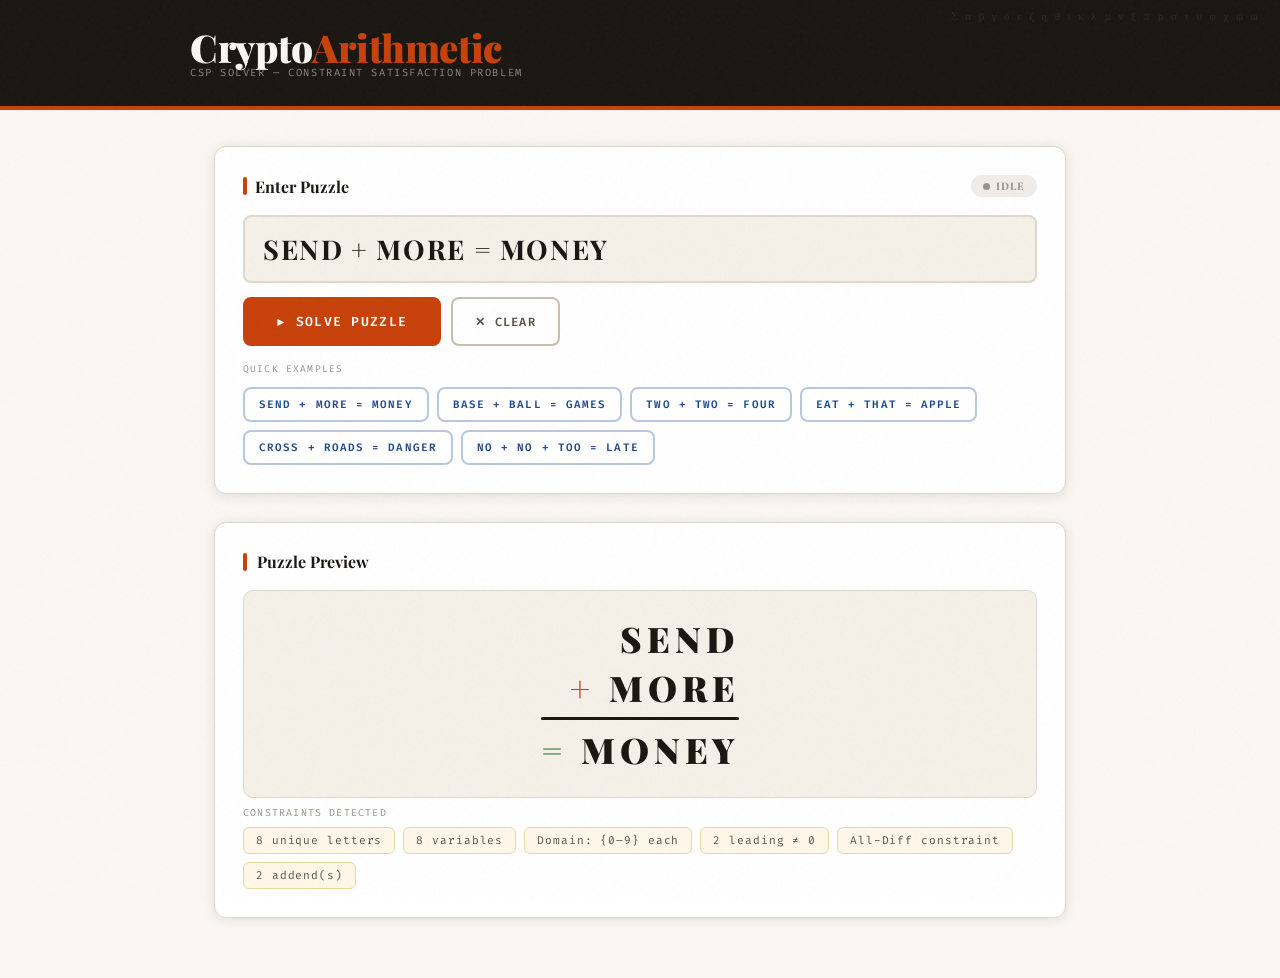
<file: index.html>
<!DOCTYPE html>
<html lang="en">
<head>
<meta charset="UTF-8"/>
<meta name="viewport" content="width=device-width, initial-scale=1.0"/>
<title>Cryptarithmetic CSP Solver</title>
<link href="https://fonts.googleapis.com/css2?family=Playfair+Display:wght@700;900&family=Fira+Code:wght@300;400;500;600&display=swap" rel="stylesheet"/>
<style>
:root {
  --bg:        #faf7f2;
  --surface:   #ffffff;
  --surface2:  #f5f0e8;
  --ink:       #1a1612;
  --ink2:      #5a5248;
  --ink3:      #9a9088;
  --accent:    #c8410a;
  --accent2:   #2a6e3f;
  --accent3:   #1e4a8c;
  --border:    #e0d8cc;
  --border2:   #c8bfb0;
  --shadow:    rgba(26,22,18,0.10);
  --highlight: #fff8e8;
}

*,*::before,*::after{box-sizing:border-box;margin:0;padding:0;}

html { scroll-behavior: smooth; }

body {
  background: var(--bg);
  color: var(--ink);
  font-family: 'Fira Code', monospace;
  min-height: 100vh;
  overflow-x: hidden;
}

/* ── Grain texture overlay ── */
body::before {
  content:'';
  position:fixed;inset:0;
  background-image: url("data:image/svg+xml,%3Csvg viewBox='0 0 256 256' xmlns='http://www.w3.org/2000/svg'%3E%3Cfilter id='noise'%3E%3CfeTurbulence type='fractalNoise' baseFrequency='0.9' numOctaves='4' stitchTiles='stitch'/%3E%3C/filter%3E%3Crect width='100%25' height='100%25' filter='url(%23noise)' opacity='0.04'/%3E%3C/svg%3E");
  pointer-events:none;z-index:999;opacity:0.6;
}

/* ── Header1 ── */
header {
  background: var(--ink);
  color: var(--bg);
  padding: 28px 40px 24px;
  border-bottom: 4px solid var(--accent);
  position: relative;
  overflow: hidden;
}

header::after {
  content: '∑ α β γ δ ε ζ η θ ι κ λ μ ν ξ π ρ σ τ υ φ χ ψ ω';
  position: absolute;
  top: 8px; right: 20px;
  font-size: 0.7rem;
  opacity: 0.08;
  letter-spacing: 0.2em;
  font-family: 'Playfair Display', serif;
  white-space: nowrap;
}

.header-inner {
  max-width: 900px;
  margin: 0 auto;
  display: flex;
  align-items: flex-end;
  gap: 20px;
  flex-wrap: wrap;
}

h1 {
  font-family: 'Playfair Display', serif;
  font-size: clamp(1.6rem, 4vw, 2.4rem);
  font-weight: 900;
  letter-spacing: -0.01em;
  line-height: 1;
}

h1 span { color: var(--accent); }

.subtitle {
  font-size: 0.65rem;
  opacity: 0.5;
  letter-spacing: 0.15em;
  text-transform: uppercase;
  padding-bottom: 3px;
}

/* ── Main layout ── */
main {
  max-width: 900px;
  margin: 0 auto;
  padding: 36px 24px 60px;
  display: flex;
  flex-direction: column;
  gap: 28px;
}

/* ── Card ── */
.card {
  background: var(--surface);
  border: 1px solid var(--border);
  border-radius: 12px;
  padding: 28px;
  box-shadow: 0 2px 12px var(--shadow);
}

.card-title {
  font-family: 'Playfair Display', serif;
  font-size: 1rem;
  font-weight: 700;
  color: var(--ink);
  margin-bottom: 18px;
  display: flex;
  align-items: center;
  gap: 10px;
}

.card-title::before {
  content: '';
  display: inline-block;
  width: 4px; height: 18px;
  background: var(--accent);
  border-radius: 2px;
}

/* ── Input area ── */
.puzzle-input-wrap {
  display: flex;
  gap: 12px;
  align-items: stretch;
  flex-wrap: wrap;
}

.puzzle-input {
  flex: 1;
  min-width: 200px;
  background: var(--surface2);
  border: 2px solid var(--border);
  border-radius: 8px;
  font-family: 'Playfair Display', serif;
  font-size: clamp(1.2rem, 3vw, 1.7rem);
  font-weight: 700;
  color: var(--ink);
  padding: 14px 18px;
  letter-spacing: 0.06em;
  text-transform: uppercase;
  outline: none;
  transition: border-color 0.2s, box-shadow 0.2s;
}

.puzzle-input:focus {
  border-color: var(--accent);
  box-shadow: 0 0 0 3px rgba(200,65,10,0.12);
}

.puzzle-input::placeholder {
  color: var(--ink3);
  font-size: 1.1rem;
  letter-spacing: 0.04em;
}

/* ── Buttons ── */
.btn-row {
  display: flex;
  gap: 10px;
  flex-wrap: wrap;
}

.btn {
  font-family: 'Fira Code', monospace;
  font-size: 0.75rem;
  font-weight: 600;
  letter-spacing: 0.1em;
  text-transform: uppercase;
  padding: 12px 22px;
  border-radius: 8px;
  border: 2px solid;
  cursor: pointer;
  background: transparent;
  transition: all 0.18s;
  white-space: nowrap;
}

.btn-solve {
  background: var(--accent);
  border-color: var(--accent);
  color: #fff;
  font-size: 0.82rem;
  padding: 14px 32px;
}
.btn-solve:hover { background: #a03308; border-color: #a03308; transform: translateY(-1px); box-shadow: 0 4px 16px rgba(200,65,10,0.3); }
.btn-solve:disabled { opacity: 0.5; cursor: not-allowed; transform: none; box-shadow: none; }

.btn-outline {
  color: var(--ink2);
  border-color: var(--border2);
}
.btn-outline:hover { border-color: var(--ink2); color: var(--ink); background: var(--surface2); }

.btn-preset {
  color: var(--accent3);
  border-color: #b8c8e0;
  font-size: 0.68rem;
  padding: 8px 14px;
}
.btn-preset:hover { background: #eef3f9; border-color: var(--accent3); }

/* ── Preset examples ── */
.presets {
  display: flex;
  flex-wrap: wrap;
  gap: 8px;
  margin-top: 12px;
}

.preset-label {
  font-size: 0.6rem;
  letter-spacing: 0.12em;
  text-transform: uppercase;
  color: var(--ink3);
  width: 100%;
  margin-bottom: 2px;
}

/* ── Puzzle display ── */
.puzzle-display {
  text-align: center;
  padding: 24px 20px;
  background: var(--surface2);
  border-radius: 10px;
  border: 1px solid var(--border);
  margin-bottom: 8px;
  min-height: 80px;
  display: flex;
  flex-direction: column;
  justify-content: center;
  gap: 6px;
}

.puzzle-words {
  font-family: 'Playfair Display', serif;
  font-size: clamp(1.4rem, 5vw, 2.2rem);
  font-weight: 900;
  color: var(--ink);
  letter-spacing: 0.12em;
  display: flex;
  flex-direction: column;
  align-items: flex-end;
  gap: 2px;
  width: fit-content;
  margin: 0 auto;
}

.puzzle-row {
  display: flex;
  align-items: center;
  gap: 14px;
}

.puzzle-op {
  color: var(--accent);
  min-width: 20px;
  text-align: right;
}

.puzzle-word { letter-spacing: 0.14em; }

.puzzle-divider {
  width: 100%;
  height: 3px;
  background: var(--ink);
  border-radius: 2px;
  margin: 4px 0;
}

.puzzle-result-row {
  display: flex;
  align-items: center;
  gap: 14px;
}

.puzzle-eq { color: var(--accent2); min-width: 20px; }

/* ── Solved letter chips ── */
.solved-word .letter {
  display: inline-block;
  position: relative;
  transition: color 0.3s;
}
.solved-word .letter.mapped { color: var(--accent3); }

/* ── Constraint section ── */
.constraint-list {
  display: flex;
  flex-wrap: wrap;
  gap: 8px;
  margin-top: 6px;
}

.constraint-chip {
  background: var(--highlight);
  border: 1px solid #e8d8a0;
  border-radius: 6px;
  padding: 5px 12px;
  font-size: 0.7rem;
  color: var(--ink2);
  letter-spacing: 0.08em;
}

/* ── Progress bar ── */
.progress-wrap {
  margin-top: 14px;
  display: none;
}
.progress-wrap.show { display: block; }

.progress-label {
  font-size: 0.62rem;
  letter-spacing: 0.12em;
  text-transform: uppercase;
  color: var(--ink3);
  margin-bottom: 6px;
  display: flex;
  justify-content: space-between;
}

.progress-bar {
  height: 6px;
  background: var(--border);
  border-radius: 3px;
  overflow: hidden;
}

.progress-fill {
  height: 100%;
  background: var(--accent);
  border-radius: 3px;
  width: 0%;
  transition: width 0.3s ease;
}

/* ── Trace log ── */
.trace-log {
  background: var(--ink);
  border-radius: 10px;
  padding: 18px 20px;
  max-height: 200px;
  overflow-y: auto;
  font-size: 0.68rem;
  line-height: 1.9;
  color: #a0b080;
}
.trace-log::-webkit-scrollbar { width: 4px; }
.trace-log::-webkit-scrollbar-thumb { background: #404040; border-radius: 2px; }

.tl { color: #a0b080; }
.tl-try   { color: #c0a060; }
.tl-fail  { color: #c06060; }
.tl-ok    { color: #60c080; font-weight: 600; }
.tl-info  { color: #6090c0; }
.tl-head  { color: #ffffff; font-weight: 600; }

/* ── Result ── */
.result-area {
  display: none;
}
.result-area.show { display: block; }

.result-banner {
  padding: 18px 24px;
  border-radius: 10px;
  margin-bottom: 20px;
  display: flex;
  align-items: center;
  gap: 16px;
}
.result-banner.success {
  background: #edf7f0;
  border: 2px solid var(--accent2);
}
.result-banner.failure {
  background: #fdf0ee;
  border: 2px solid var(--accent);
}

.result-icon { font-size: 1.8rem; }
.result-text h3 {
  font-family: 'Playfair Display', serif;
  font-size: 1.1rem;
  margin-bottom: 3px;
}
.result-text p { font-size: 0.7rem; color: var(--ink2); }

/* ── Mapping grid ── */
.mapping-grid {
  display: grid;
  grid-template-columns: repeat(auto-fill, minmax(80px, 1fr));
  gap: 10px;
  margin-bottom: 20px;
}

.map-card {
  background: var(--surface2);
  border: 1px solid var(--border);
  border-radius: 8px;
  padding: 12px 8px;
  text-align: center;
  position: relative;
  overflow: hidden;
  animation: popIn 0.35s cubic-bezier(0.34,1.56,0.64,1) both;
}

@keyframes popIn {
  from { opacity:0; transform:scale(0.7); }
  to   { opacity:1; transform:scale(1); }
}

.map-card::before {
  content:'';
  position:absolute;
  top:0;left:0;right:0;
  height:3px;
  background: var(--accent);
}

.map-letter {
  font-family: 'Playfair Display', serif;
  font-size: 1.5rem;
  font-weight: 900;
  color: var(--accent);
  line-height: 1;
}

.map-arrow { font-size: 0.7rem; color: var(--ink3); margin: 2px 0; }

.map-digit {
  font-size: 1.4rem;
  font-weight: 700;
  color: var(--accent3);
  font-family: 'Playfair Display', serif;
}

/* ── Equation verification ── */
.equation-verify {
  background: var(--ink);
  color: #e0e8d0;
  border-radius: 10px;
  padding: 20px 24px;
  text-align: center;
}

.eq-line {
  font-family: 'Playfair Display', serif;
  font-size: clamp(1rem, 3vw, 1.6rem);
  font-weight: 700;
  letter-spacing: 0.1em;
  margin-bottom: 8px;
}

.eq-word { color: #c0b890; }
.eq-digit { color: #60c080; }
.eq-op { color: #c08050; margin: 0 8px; }
.eq-result { color: #6090ff; }
.eq-check { color: #60c080; font-size: 1.3rem; margin-left: 12px; }

.eq-numeric {
  font-size: clamp(0.9rem, 2.5vw, 1.2rem);
  color: #708090;
  margin-top: 4px;
}

/* ── CSP info box ── */
.info-grid {
  display: grid;
  grid-template-columns: repeat(auto-fill, minmax(200px, 1fr));
  gap: 14px;
}

.info-cell {
  background: var(--surface2);
  border: 1px solid var(--border);
  border-radius: 8px;
  padding: 14px 16px;
}

.info-cell-label {
  font-size: 0.58rem;
  letter-spacing: 0.14em;
  text-transform: uppercase;
  color: var(--ink3);
  margin-bottom: 6px;
}

.info-cell-value {
  font-size: 1rem;
  font-weight: 600;
  color: var(--ink);
}

/* ── Status pill ── */
.status-pill {
  display: inline-flex;
  align-items: center;
  gap: 6px;
  font-size: 0.65rem;
  letter-spacing: 0.1em;
  text-transform: uppercase;
  padding: 4px 12px;
  border-radius: 20px;
  margin-left: auto;
}
.status-pill.idle   { background:#f0ede8; color:var(--ink3); }
.status-pill.run    { background:#fff3e0; color:#c06010; }
.status-pill.done   { background:#edf7f0; color:var(--accent2); }
.status-pill.fail   { background:#fdf0ee; color:var(--accent); }

.dot { width:7px;height:7px;border-radius:50%;background:currentColor; }
.dot.pulse { animation: pulse 1s ease-in-out infinite; }
@keyframes pulse { 0%,100%{opacity:1}50%{opacity:0.3} }

/* ── Responsive ── */
@media(max-width:600px) {
  main { padding: 20px 14px 50px; }
  .card { padding: 18px 16px; }
  header { padding: 20px 18px; }
}
</style>
</head>
<body>

<header>
  <div class="header-inner">
    <div>
      <h1>Crypto<span>Arithmetic</span></h1>
      <div class="subtitle">CSP Solver — Constraint Satisfaction Problem</div>
    </div>
  </div>
</header>

<main>

  <!-- ── Input Card ── -->
  <div class="card">
    <div class="card-title" style="justify-content:space-between;flex-wrap:wrap;gap:8px;">
      <span>Enter Puzzle</span>
      <span class="status-pill idle" id="statusPill"><span class="dot"></span><span id="statusText">Idle</span></span>
    </div>

    <div class="puzzle-input-wrap" style="margin-bottom:14px;">
      <input class="puzzle-input" id="puzzleInput" type="text"
        placeholder="e.g.  SEND + MORE = MONEY"
        value="SEND + MORE = MONEY"
        oninput="onInputChange()" />
    </div>

    <div class="btn-row" style="margin-bottom:16px;">
      <button class="btn btn-solve" id="solveBtn" onclick="solve()">▶ Solve Puzzle</button>
      <button class="btn btn-outline" onclick="clearAll()">✕ Clear</button>
    </div>

    <div class="preset-label">Quick examples</div>
    <div class="presets">
      <button class="btn btn-preset" onclick="setPreset('SEND + MORE = MONEY')">SEND + MORE = MONEY</button>
      <button class="btn btn-preset" onclick="setPreset('BASE + BALL = GAMES')">BASE + BALL = GAMES</button>
      <button class="btn btn-preset" onclick="setPreset('TWO + TWO = FOUR')">TWO + TWO = FOUR</button>
      <button class="btn btn-preset" onclick="setPreset('EAT + THAT = APPLE')">EAT + THAT = APPLE</button>
      <button class="btn btn-preset" onclick="setPreset('CROSS + ROADS = DANGER')">CROSS + ROADS = DANGER</button>
      <button class="btn btn-preset" onclick="setPreset('NO + NO + TOO = LATE')">NO + NO + TOO = LATE</button>
    </div>
  </div>

  <!-- ── Puzzle Preview ── -->
  <div class="card" id="previewCard">
    <div class="card-title">Puzzle Preview</div>
    <div class="puzzle-display" id="puzzleDisplay">
      <div style="color:var(--ink3);font-size:0.8rem;">Enter a puzzle above to see the formatted view</div>
    </div>
    <div id="constraintSection" style="display:none;">
      <div style="font-size:0.62rem;letter-spacing:0.12em;text-transform:uppercase;color:var(--ink3);margin-bottom:8px;">Constraints Detected</div>
      <div class="constraint-list" id="constraintList"></div>
    </div>
  </div>

  <!-- ── CSP Info ── -->
  <div class="card" id="cspInfoCard" style="display:none;">
    <div class="card-title">CSP Problem Structure</div>
    <div class="info-grid" id="cspInfoGrid"></div>
  </div>

  <!-- ── Solve Progress ── -->
  <div class="card" id="progressCard" style="display:none;">
    <div class="card-title">Solving…</div>
    <div class="progress-wrap show">
      <div class="progress-label">
        <span id="progressLabel">Initialising CSP…</span>
        <span id="progressPct">0%</span>
      </div>
      <div class="progress-bar"><div class="progress-fill" id="progressFill"></div></div>
    </div>
    <div style="margin-top:14px;">
      <div style="font-size:0.62rem;letter-spacing:0.12em;text-transform:uppercase;color:var(--ink3);margin-bottom:8px;">CSP Trace Log</div>
      <div class="trace-log" id="traceLog"></div>
    </div>
  </div>

  <!-- ── Result ── -->
  <div class="card result-area" id="resultArea">
    <div class="card-title">Solution</div>

    <div class="result-banner" id="resultBanner">
      <div class="result-icon" id="resultIcon"></div>
      <div class="result-text">
        <h3 id="resultHeading"></h3>
        <p id="resultSub"></p>
      </div>
    </div>

    <div id="mappingSection" style="display:none;">
      <div style="font-size:0.62rem;letter-spacing:0.12em;text-transform:uppercase;color:var(--ink3);margin-bottom:10px;">Letter → Digit Mapping</div>
      <div class="mapping-grid" id="mappingGrid"></div>

      <div style="font-size:0.62rem;letter-spacing:0.12em;text-transform:uppercase;color:var(--ink3);margin:18px 0 10px;">Verified Equation</div>
      <div class="equation-verify" id="equationVerify"></div>
    </div>
  </div>

</main>

<script>
// ═══════════════════════════════════════════════════════════════
//  PARSER
// ═══════════════════════════════════════════════════════════════
function parsePuzzle(raw) {
  // Accepts: WORD1 + WORD2 + ... = RESULT  (any number of addends)
  const clean = raw.trim().toUpperCase().replace(/\s+/g,'');
  // Split at '='
  const eqParts = clean.split('=');
  if (eqParts.length !== 2) return null;
  const result = eqParts[1].replace(/[^A-Z]/g,'');
  const addends = eqParts[0].split('+').map(w=>w.replace(/[^A-Z]/g,''));
  if (addends.some(w=>!w) || !result) return null;
  // All letters
  const letters = [...new Set([...addends.join(''), ...result])].sort();
  // Leading letters (cannot be 0)
  const leadLetters = new Set([...addends.map(w=>w[0]), result[0]]);
  return { addends, result, letters, leadLetters };
}

// ═══════════════════════════════════════════════════════════════
//  CSP SOLVER  (backtracking + constraint propagation)
// ═══════════════════════════════════════════════════════════════
let solveWorker = null;
let traceLines  = [];
let nodesExplored = 0;

function solveCSP(puzzle, onLog, onDone) {
  const { addends, result, letters, leadLetters } = puzzle;
  nodesExplored = 0;
  traceLines    = [];

  // We'll use a Web Worker trick via a Blob so the UI stays responsive
  const workerCode = `
    ${workerFn.toString()}
    workerFn();
  `;
  const blob = new Blob([workerCode], {type:'application/javascript'});
  const url  = URL.createObjectURL(blob);
  const worker = new Worker(url);

  worker.postMessage({ addends, result, letters: [...letters], leadLetters: [...leadLetters] });

  worker.onmessage = e => {
    const {type, data} = e.data;
    if (type === 'log')  onLog(data);
    if (type === 'done') { worker.terminate(); URL.revokeObjectURL(url); onDone(data); }
  };
  return worker;
}

function workerFn() {
  self.onmessage = function(e) {
    const { addends, result, letters, leadLetters } = e.data;
    const leadSet = new Set(leadLetters);
    let nodes = 0;
    const LOGS = [];
    let logCount = 0;

    function log(msg, cls='') {
      logCount++;
      if (logCount <= 600) {
        LOGS.push({msg, cls});
        if (logCount % 50 === 0) {
          self.postMessage({type:'log', data:{batch: LOGS.splice(0), nodes}});
        }
      }
    }

    log(`Variables: [${letters.join(', ')}]`, 'tl-head');
    log(`Domain: {0..9} for each`, 'tl-info');
    log(`Leading letters (≠0): [${[...leadLetters].join(', ')}]`, 'tl-info');
    log('─'.repeat(42), 'tl');

    // Build word-to-number function
    function wordToNum(word, assignment) {
      let n = 0;
      for (const ch of word) n = n*10 + assignment[ch];
      return n;
    }

    // Check constraint: all assigned values are unique
    function allUnique(assignment) {
      const vals = Object.values(assignment);
      return new Set(vals).size === vals.length;
    }

    // Forward checking: does assigning letter=digit break any constraint immediately?
    function forwardCheck(letter, digit, assignment) {
      if (leadSet.has(letter) && digit === 0) return false;
      const vals = Object.values(assignment);
      if (vals.includes(digit)) return false;
      return true;
    }

    // Evaluate partial equation
    function checkFull(assignment) {
      try {
        const sum = addends.reduce((acc,w) => acc + wordToNum(w, assignment), 0);
        return sum === wordToNum(result, assignment);
      } catch { return false; }
    }

    // MRV heuristic: pick letter with fewest remaining values
    const digits = [0,1,2,3,4,5,6,7,8,9];

    function backtrack(assignment) {
      if (Object.keys(assignment).length === letters.length) {
        return checkFull(assignment) ? assignment : null;
      }

      // Pick next unassigned letter (MRV: prefer leading letters first, then order)
      const unassigned = letters.filter(l => !(l in assignment));
      // prefer leading letters
      const next = unassigned.find(l => leadSet.has(l)) || unassigned[0];

      const domain = leadSet.has(next) ? digits.filter(d=>d!==0) : digits;

      for (const digit of domain) {
        nodes++;
        if (!forwardCheck(next, digit, assignment)) {
          continue;
        }
        const newAssign = {...assignment, [next]: digit};

        // Prune: if all letters of any addend/result word are assigned, validate partial
        let pruned = false;
        for (const word of [...addends, result]) {
          if (word.split('').every(l => l in newAssign)) {
            const wVal = wordToNum(word, newAssign);
            // Quick range check not needed here but we log
          }
        }

        if (nodes <= 80) log(`  Try ${next}=${digit}  (node #${nodes})`, 'tl-try');

        const res = backtrack(newAssign);
        if (res) return res;

        if (nodes <= 80) log(`  Backtrack from ${next}=${digit}`, 'tl-fail');
      }

      return null;
    }

    log('Starting Backtracking Search with MRV heuristic…', 'tl-info');
    log('Forward Checking: leading letters ≠ 0, all unique', 'tl-info');
    log('─'.repeat(42), 'tl');

    const t0 = Date.now();
    const solution = backtrack({});
    const elapsed  = Date.now() - t0;

    // flush remaining logs
    self.postMessage({type:'log', data:{batch: LOGS.splice(0), nodes}});

    if (solution) {
      log('', '');
      log('✓ Solution found!', 'tl-ok');
      log(`  Nodes explored: ${nodes}`, 'tl-info');
      log(`  Time: ${elapsed}ms`, 'tl-info');
    } else {
      log('✗ No solution exists for this puzzle.', 'tl-fail');
    }

    self.postMessage({type:'done', data:{ solution, nodes, elapsed }});
  };
}

// ═══════════════════════════════════════════════════════════════
//  UI  STATE
// ═══════════════════════════════════════════════════════════════
let currentPuzzle = null;
let currentWorker = null;

function onInputChange() {
  renderPreview();
  // reset result
  document.getElementById('resultArea').classList.remove('show');
  document.getElementById('progressCard').style.display = 'none';
  document.getElementById('cspInfoCard').style.display  = 'none';
  setStatus('idle');
}

function setPreset(val) {
  document.getElementById('puzzleInput').value = val;
  onInputChange();
}

function clearAll() {
  document.getElementById('puzzleInput').value = '';
  document.getElementById('resultArea').classList.remove('show');
  document.getElementById('progressCard').style.display = 'none';
  document.getElementById('cspInfoCard').style.display  = 'none';
  document.getElementById('puzzleDisplay').innerHTML =
    '<div style="color:var(--ink3);font-size:0.8rem;">Enter a puzzle above to see the formatted view</div>';
  document.getElementById('constraintSection').style.display = 'none';
  setStatus('idle');
  currentPuzzle = null;
}

function setStatus(type) {
  const pill = document.getElementById('statusPill');
  const dot  = pill.querySelector('.dot');
  const txt  = document.getElementById('statusText');
  pill.className = 'status-pill ' + type;
  dot.className  = 'dot' + (type==='run' ? ' pulse' : '');
  txt.textContent = {idle:'Idle', run:'Solving…', done:'Solved', fail:'No Solution'}[type] || type;
}

// ═══════════════════════════════════════════════════════════════
//  PREVIEW
// ═══════════════════════════════════════════════════════════════
function renderPreview() {
  const raw = document.getElementById('puzzleInput').value;
  const puzzle = parsePuzzle(raw);
  currentPuzzle = puzzle;

  const display = document.getElementById('puzzleDisplay');
  const cSec    = document.getElementById('constraintSection');

  if (!puzzle) {
    display.innerHTML = '<div style="color:var(--ink3);font-size:0.8rem;">Invalid format — use: WORD + WORD = RESULT</div>';
    cSec.style.display = 'none';
    return;
  }

  // Build visual puzzle
  const maxLen = Math.max(...puzzle.addends.map(w=>w.length), puzzle.result.length);
  const ops = ['', ...puzzle.addends.slice(1).map((_,i)=>'+'), '='];
  const allWords = [...puzzle.addends, puzzle.result];
  const opSymbols = [' ', ...puzzle.addends.slice(1).map(()=>'+')];

  let html = '<div class="puzzle-words">';
  puzzle.addends.forEach((w, i) => {
    const op = i===0 ? '&nbsp;' : '+';
    html += `<div class="puzzle-row"><span class="puzzle-op">${op}</span><span class="puzzle-word">${w}</span></div>`;
  });
  html += `<div class="puzzle-divider"></div>`;
  html += `<div class="puzzle-result-row"><span class="puzzle-eq">=</span><span class="puzzle-word">${puzzle.result}</span></div>`;
  html += '</div>';
  display.innerHTML = html;

  // Constraints
  const cl = document.getElementById('constraintList');
  cl.innerHTML = '';
  const chips = [
    `${puzzle.letters.length} unique letters`,
    `${puzzle.letters.length} variables`,
    `Domain: {0–9} each`,
    `${puzzle.leadLetters.size} leading ≠ 0`,
    `All-Diff constraint`,
    `${puzzle.addends.length} addend(s)`,
  ];
  chips.forEach(c => {
    const d = document.createElement('div');
    d.className = 'constraint-chip';
    d.textContent = c;
    cl.appendChild(d);
  });
  cSec.style.display = 'block';
}

// ═══════════════════════════════════════════════════════════════
//  SOLVE
// ═══════════════════════════════════════════════════════════════
function solve() {
  const raw = document.getElementById('puzzleInput').value;
  const puzzle = parsePuzzle(raw);
  if (!puzzle) { alert('Invalid puzzle format.\n\nUse: WORD + WORD = RESULT'); return; }
  if (puzzle.letters.length > 10) { alert('Too many unique letters (max 10).'); return; }

  currentPuzzle = puzzle;

  // Show CSP info
  showCSPInfo(puzzle);

  // Show progress
  const progCard = document.getElementById('progressCard');
  progCard.style.display = 'block';
  document.getElementById('traceLog').innerHTML = '';
  document.getElementById('resultArea').classList.remove('show');
  setProgress(5, 'Initialising CSP variables…');
  setStatus('run');
  document.getElementById('solveBtn').disabled = true;

  let pct = 5;
  const progInterval = setInterval(() => {
    pct = Math.min(pct + Math.random()*4, 90);
    setProgress(pct, 'Backtracking with MRV heuristic…');
  }, 200);

  currentWorker = solveCSP(puzzle,
    ({batch, nodes}) => {
      batch.forEach(({msg, cls}) => appendLog(msg, cls));
    },
    ({solution, nodes, elapsed}) => {
      clearInterval(progInterval);
      setProgress(100, solution ? '✓ Solution found!' : '✗ No solution');
      document.getElementById('solveBtn').disabled = false;

      setTimeout(() => {
        progCard.style.display = 'none';
        showResult(puzzle, solution, nodes, elapsed);
        setStatus(solution ? 'done' : 'fail');
      }, 600);
    }
  );
}

function setProgress(pct, label) {
  document.getElementById('progressFill').style.width  = pct+'%';
  document.getElementById('progressPct').textContent   = Math.round(pct)+'%';
  document.getElementById('progressLabel').textContent = label;
}

function appendLog(msg, cls) {
  const box = document.getElementById('traceLog');
  const d = document.createElement('div');
  d.className = cls || 'tl';
  d.textContent = msg;
  box.appendChild(d);
  box.scrollTop = box.scrollHeight;
}

function showCSPInfo(puzzle) {
  const card = document.getElementById('cspInfoCard');
  const grid = document.getElementById('cspInfoGrid');
  card.style.display = 'block';
  grid.innerHTML = '';
  const facts = [
    ['Variables',     puzzle.letters.join(', ')],
    ['Domain Size',   '10 digits (0–9)'],
    ['Constraints',   'All-Diff + Arithmetic'],
    ['Leading ≠ 0',   [...puzzle.leadLetters].join(', ')],
    ['Addends',       puzzle.addends.join(' + ')],
    ['Result',        puzzle.result],
    ['Search Method', 'Backtracking + MRV'],
    ['Pruning',       'Forward Checking'],
  ];
  facts.forEach(([label, val]) => {
    grid.innerHTML += `
      <div class="info-cell">
        <div class="info-cell-label">${label}</div>
        <div class="info-cell-value">${val}</div>
      </div>`;
  });
}

// ═══════════════════════════════════════════════════════════════
//  RESULT DISPLAY
// ═══════════════════════════════════════════════════════════════
function showResult(puzzle, solution, nodes, elapsed) {
  const area    = document.getElementById('resultArea');
  const banner  = document.getElementById('resultBanner');
  const icon    = document.getElementById('resultIcon');
  const heading = document.getElementById('resultHeading');
  const sub     = document.getElementById('resultSub');
  const mapSec  = document.getElementById('mappingSection');
  const mapGrid = document.getElementById('mappingGrid');
  const eqVerify= document.getElementById('equationVerify');

  area.classList.add('show');

  if (!solution) {
    banner.className = 'result-banner failure';
    icon.textContent = '✗';
    heading.textContent = 'No Solution Exists';
    sub.textContent = `The puzzle "${puzzle.addends.join(' + ')} = ${puzzle.result}" has no valid digit assignment.`;
    mapSec.style.display = 'none';
    return;
  }

  banner.className = 'result-banner success';
  icon.textContent = '✓';
  heading.textContent = 'Unique Solution Found!';
  sub.textContent = `Explored ${nodes.toLocaleString()} nodes in ${elapsed}ms using Backtracking + MRV + Forward Checking.`;

  // Mapping grid (sorted alphabetically)
  mapGrid.innerHTML = '';
  const sorted = Object.entries(solution).sort((a,b)=>a[0].localeCompare(b[0]));
  sorted.forEach(([letter, digit], i) => {
    const d = document.createElement('div');
    d.className = 'map-card';
    d.style.animationDelay = (i * 0.04) + 's';
    d.innerHTML = `
      <div class="map-letter">${letter}</div>
      <div class="map-arrow">↓</div>
      <div class="map-digit">${digit}</div>
    `;
    mapGrid.appendChild(d);
  });

  // Equation verification
  function wordToNum(w) {
    return parseInt(w.split('').map(c=>solution[c]).join(''));
  }

  const addendNums = puzzle.addends.map(wordToNum);
  const resultNum  = wordToNum(puzzle.result);
  const sum        = addendNums.reduce((a,b)=>a+b,0);
  const correct    = sum === resultNum;

  let eqHTML = '<div class="eq-line">';
  puzzle.addends.forEach((w, i) => {
    if (i > 0) eqHTML += `<span class="eq-op">+</span>`;
    eqHTML += `<span class="eq-word">${w}</span>`;
    eqHTML += `<span class="eq-op">=</span>`;
    eqHTML += `<span class="eq-digit">${addendNums[i]}</span>`;
    if (i < puzzle.addends.length-1) eqHTML += `<br style="margin:4px 0">`;
  });
  eqHTML += `</div>`;
  eqHTML += `<div class="eq-line" style="margin-top:6px;">`;
  eqHTML += `<span class="eq-word">${puzzle.result}</span>`;
  eqHTML += `<span class="eq-op">=</span>`;
  eqHTML += `<span class="eq-result">${resultNum}</span>`;
  eqHTML += `<span class="eq-check">${correct?'✓':' ✗'}</span>`;
  eqHTML += `</div>`;
  eqHTML += `<div class="eq-numeric" style="margin-top:10px;">${addendNums.join(' + ')} = ${sum} ${correct?'✓ Verified':'✗ Error'}</div>`;

  eqVerify.innerHTML = eqHTML;
  mapSec.style.display = 'block';

  // Scroll to result
  setTimeout(() => document.getElementById('resultArea').scrollIntoView({behavior:'smooth', block:'start'}), 100);
}

// ═══════════════════════════════════════════════════════════════
//  INIT
// ═══════════════════════════════════════════════════════════════
renderPreview();
</script>
</body>
</html>
</file>
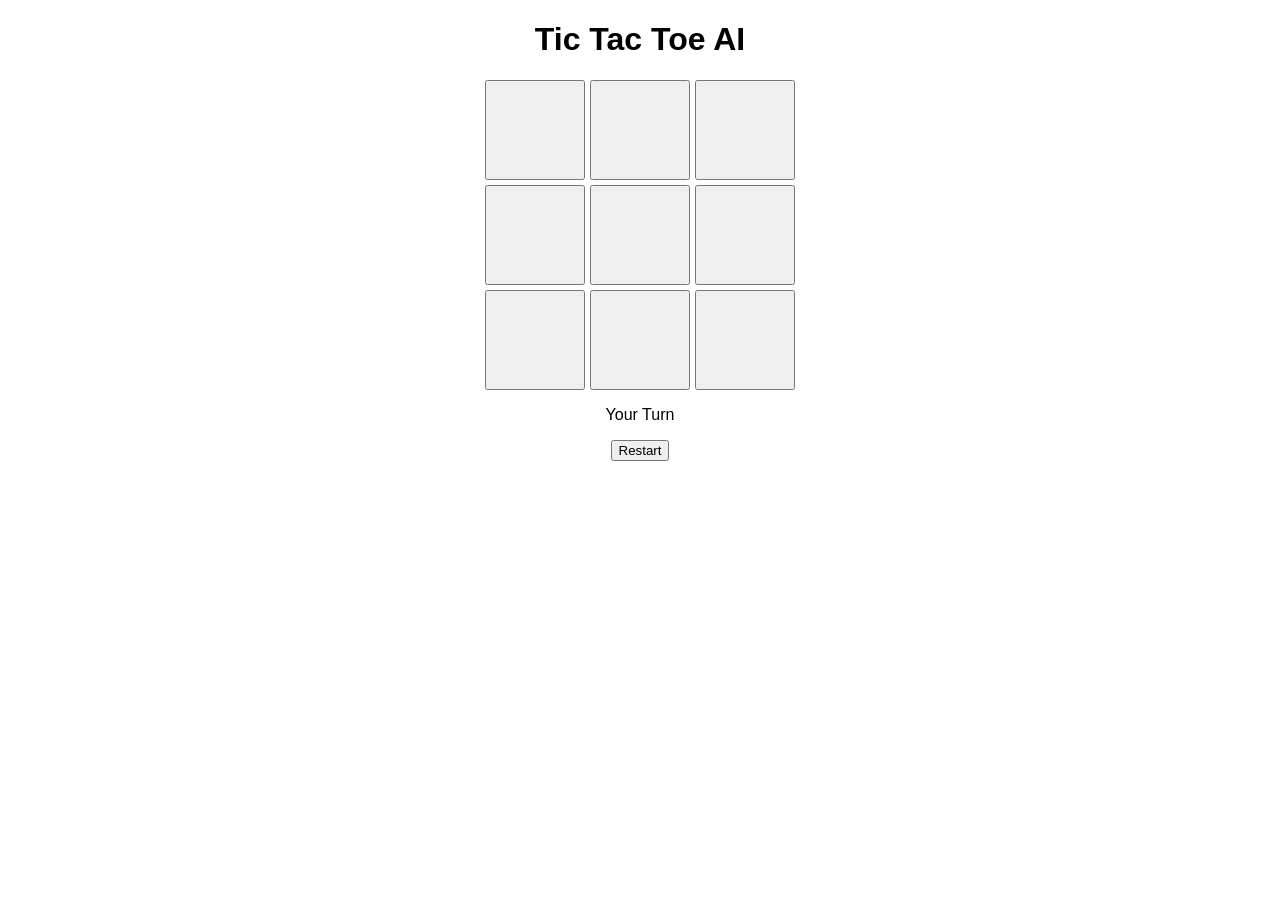
<file: tictactoe-web/index.html>
<!DOCTYPE html>
<html>
<head>
    <title>Tic Tac Toe AI</title>
    <link rel="stylesheet" href="style.css">
</head>
<body>

<h1>Tic Tac Toe AI</h1>

<div id="board"></div>

<p id="status">Your Turn</p>

<button onclick="resetGame()">Restart</button>

<script src="script.js"></script>
</body>
</html>
</file>
<file: tictactoe-web/style.css>
body {
    text-align: center;
    font-family: Arial;
}

#board {
    display: grid;
    grid-template-columns: repeat(3, 100px);
    gap: 5px;
    justify-content: center;
}

.cell {
    width: 100px;
    height: 100px;
    font-size: 30px;
    cursor: pointer;
}
</file>
